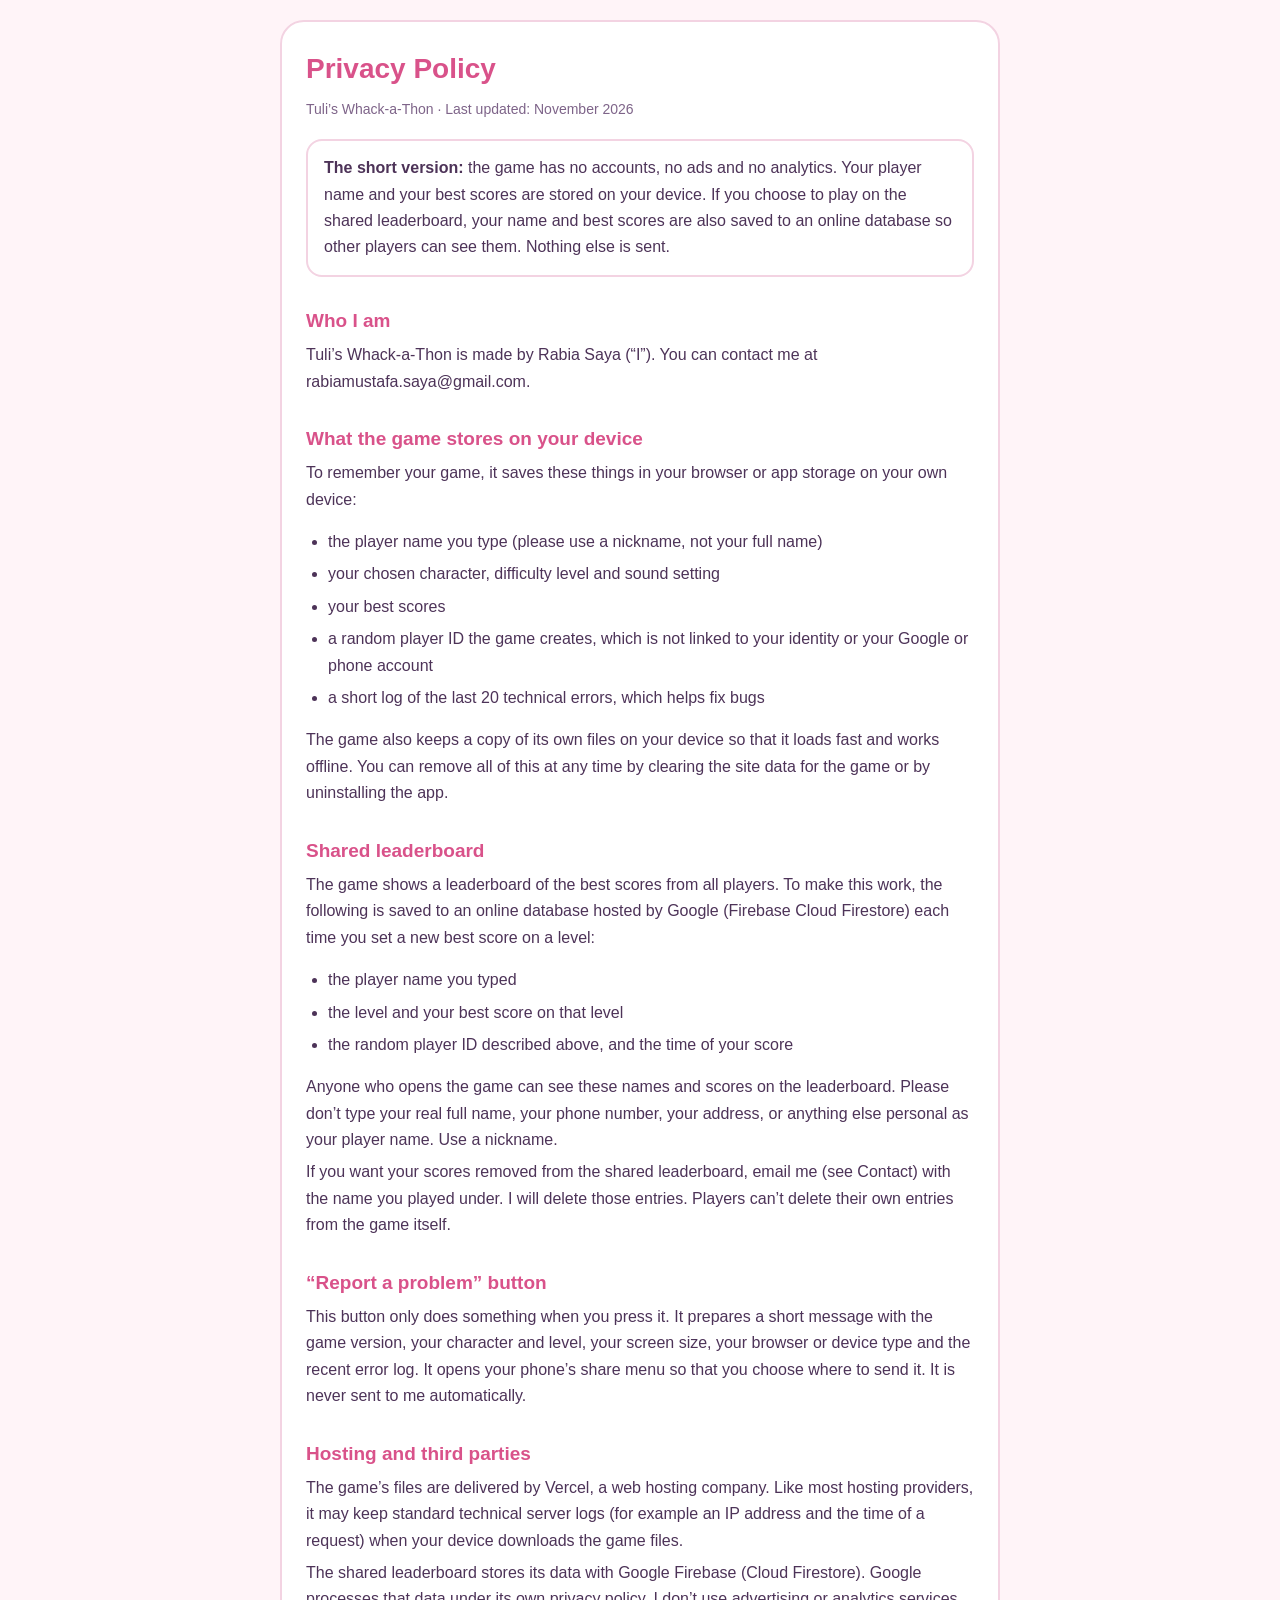
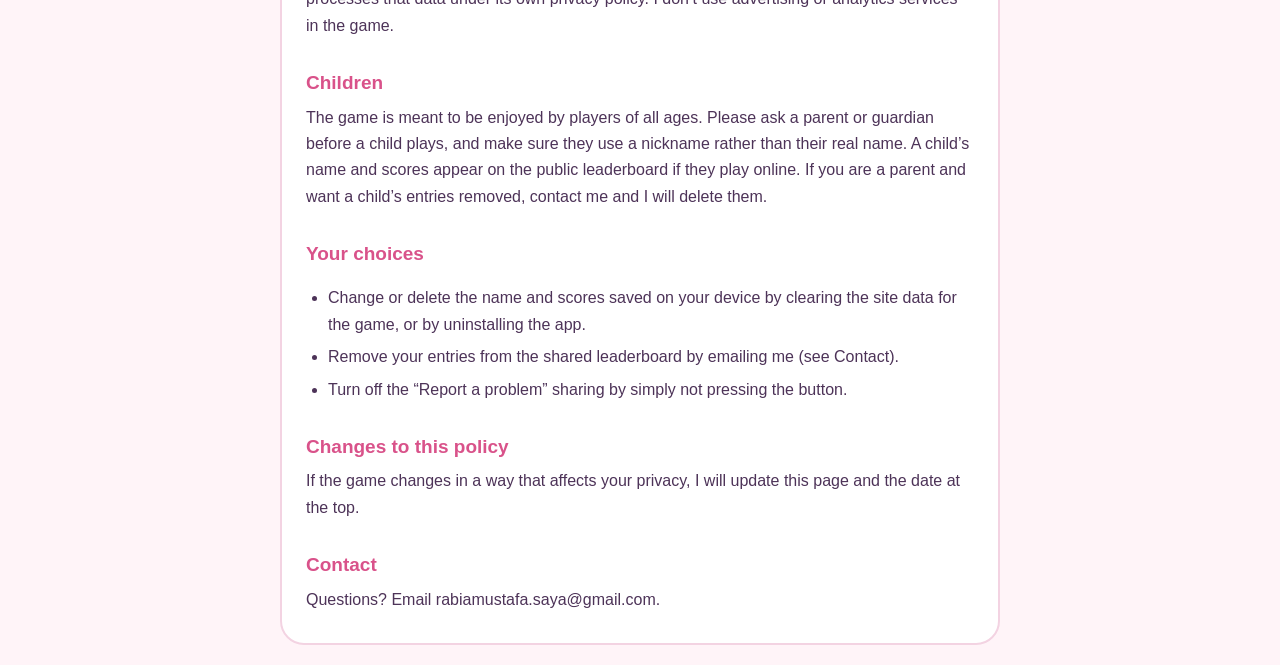
<file: privacy.html>
<!DOCTYPE html>
<html lang="en">
<head>
<meta charset="UTF-8">
<meta name="viewport" content="width=device-width, initial-scale=1">
<title>Privacy Policy · Tuli’s Whack-a-Thon</title>
<link rel="icon" href="favicon.svg" type="image/svg+xml">
<style>
:root{--bg:#fff4f8;--card:#ffffff;--ink:#4d3358;--soft:#7e6489;--accent:#d9528a;--line:#f3d3e2}
@media(prefers-color-scheme:dark){:root{--bg:#1d1426;--card:#2a1d38;--ink:#f2e8fa;--soft:#c3acd3;--accent:#ff8fbd;--line:#4a3560}}
*{box-sizing:border-box}
body{margin:0;padding:20px;background:var(--bg);color:var(--ink);font:16px/1.65 "Trebuchet MS",Arial,sans-serif}
main{max-width:720px;margin:0 auto;padding:24px;background:var(--card);border:2px solid var(--line);border-radius:24px}
h1{margin:0 0 4px;color:var(--accent);font-size:28px}
h2{margin:28px 0 6px;color:var(--accent);font-size:19px}
p,li{margin:6px 0}
ul{padding-left:22px}
.meta{color:var(--soft);font-size:14px}
.box{margin:18px 0;padding:14px 16px;border-radius:16px;border:2px solid var(--line)}
a{color:var(--accent)}
</style>
</head>
<body>
<main>
<h1>Privacy Policy</h1>
<p class="meta">Tuli’s Whack-a-Thon · Last updated: November 2026</p>

<div class="box"><strong>The short version:</strong> the game has no accounts, no ads and no analytics. Your player name and your best scores are stored on your device. If you choose to play on the shared leaderboard, your name and best scores are also saved to an online database so other players can see them. Nothing else is sent.</div>

<h2>Who I am</h2>
<p>Tuli’s Whack-a-Thon is made by Rabia Saya (“I”). You can contact me at rabiamustafa.saya@gmail.com.</p>

<h2>What the game stores on your device</h2>
<p>To remember your game, it saves these things in your browser or app storage on your own device:</p>
<ul>
<li>the player name you type (please use a nickname, not your full name)</li>
<li>your chosen character, difficulty level and sound setting</li>
<li>your best scores</li>
<li>a random player ID the game creates, which is not linked to your identity or your Google or phone account</li>
<li>a short log of the last 20 technical errors, which helps fix bugs</li>
</ul>
<p>The game also keeps a copy of its own files on your device so that it loads fast and works offline. You can remove all of this at any time by clearing the site data for the game or by uninstalling the app.</p>

<h2>Shared leaderboard</h2>
<p>The game shows a leaderboard of the best scores from all players. To make this work, the following is saved to an online database hosted by Google (Firebase Cloud Firestore) each time you set a new best score on a level:</p>
<ul>
<li>the player name you typed</li>
<li>the level and your best score on that level</li>
<li>the random player ID described above, and the time of your score</li>
</ul>
<p>Anyone who opens the game can see these names and scores on the leaderboard. Please don’t type your real full name, your phone number, your address, or anything else personal as your player name. Use a nickname.</p>
<p>If you want your scores removed from the shared leaderboard, email me (see Contact) with the name you played under. I will delete those entries. Players can’t delete their own entries from the game itself.</p>

<h2>“Report a problem” button</h2>
<p>This button only does something when you press it. It prepares a short message with the game version, your character and level, your screen size, your browser or device type and the recent error log. It opens your phone’s share menu so that you choose where to send it. It is never sent to me automatically.</p>

<h2>Hosting and third parties</h2>
<p>The game’s files are delivered by Vercel, a web hosting company. Like most hosting providers, it may keep standard technical server logs (for example an IP address and the time of a request) when your device downloads the game files.</p>
<p>The shared leaderboard stores its data with Google Firebase (Cloud Firestore). Google processes that data under its own privacy policy. I don’t use advertising or analytics services in the game.</p>

<h2>Children</h2>
<p>The game is meant to be enjoyed by players of all ages. Please ask a parent or guardian before a child plays, and make sure they use a nickname rather than their real name. A child’s name and scores appear on the public leaderboard if they play online. If you are a parent and want a child’s entries removed, contact me and I will delete them.</p>

<h2>Your choices</h2>
<ul>
<li>Change or delete the name and scores saved on your device by clearing the site data for the game, or by uninstalling the app.</li>
<li>Remove your entries from the shared leaderboard by emailing me (see Contact).</li>
<li>Turn off the “Report a problem” sharing by simply not pressing the button.</li>
</ul>

<h2>Changes to this policy</h2>
<p>If the game changes in a way that affects your privacy, I will update this page and the date at the top.</p>

<h2>Contact</h2>
<p>Questions? Email rabiamustafa.saya@gmail.com.</p>
</main>
</body>
</html>
</file>
